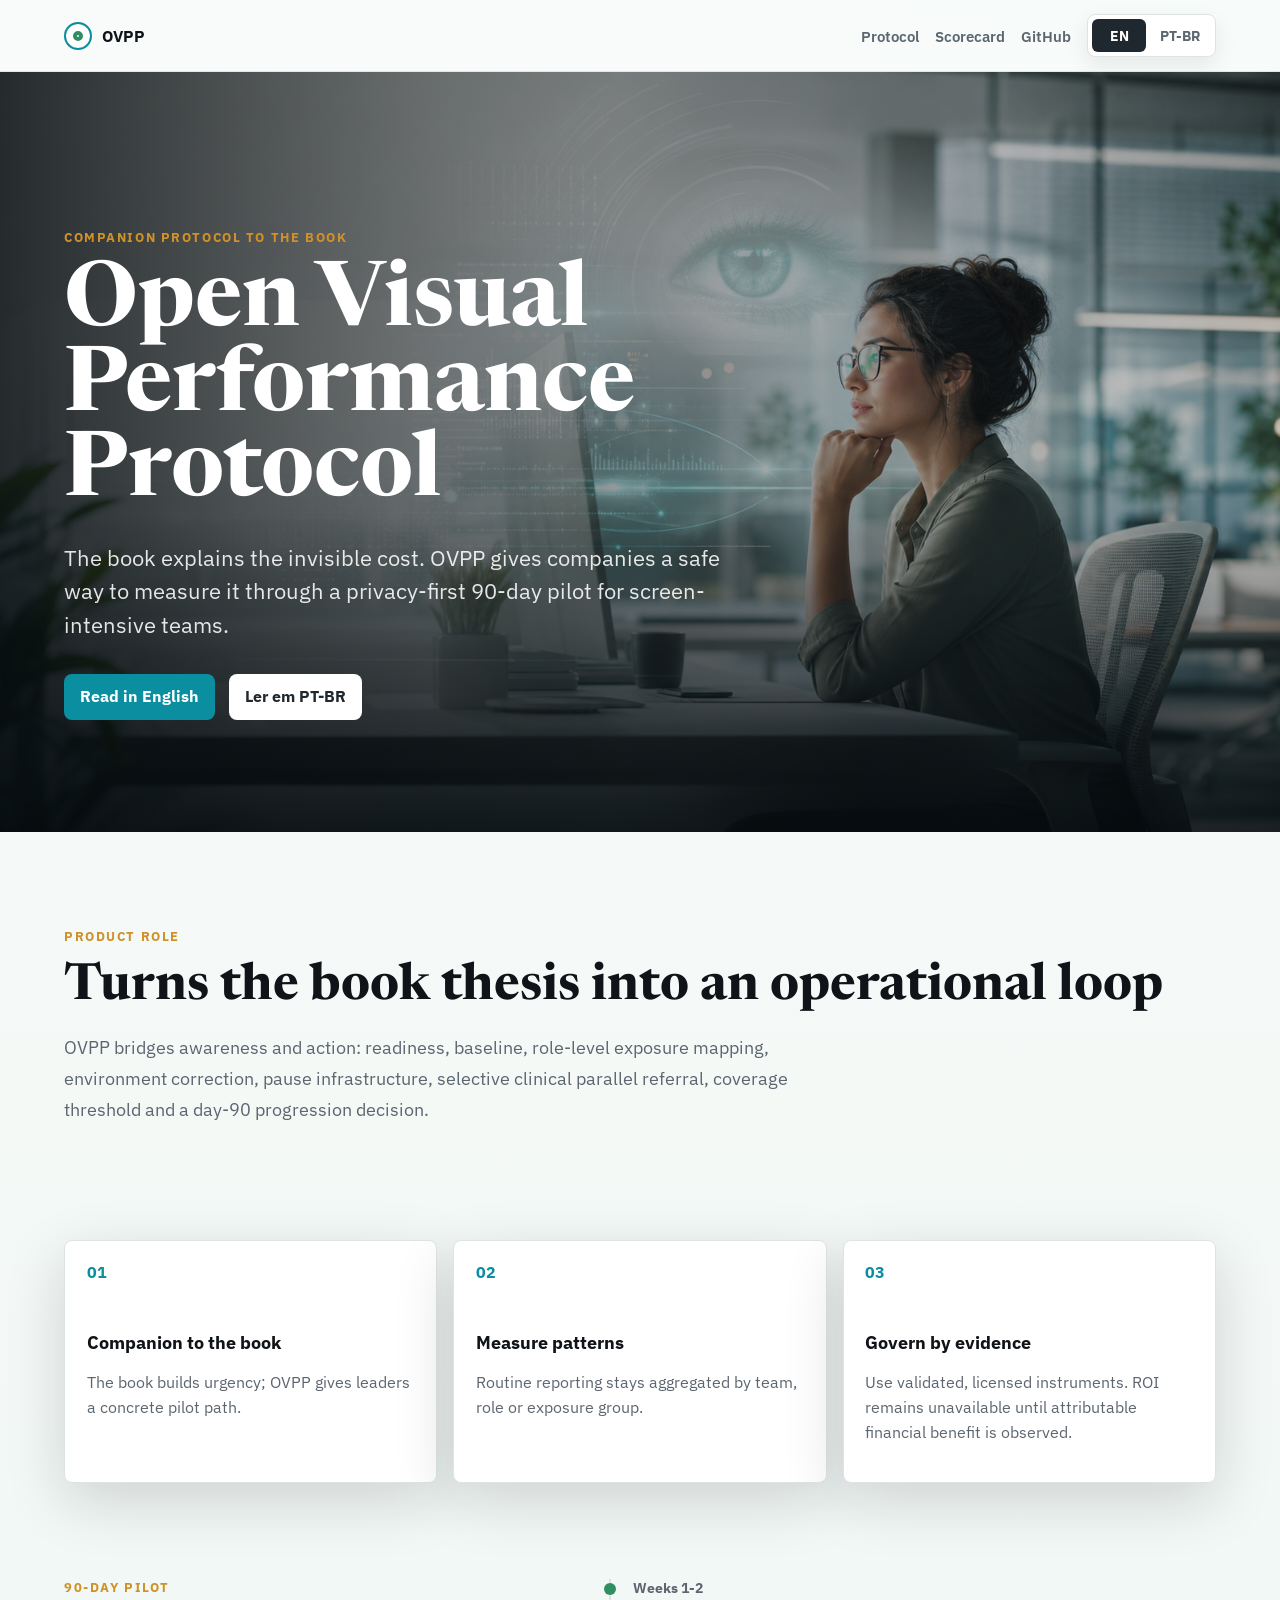
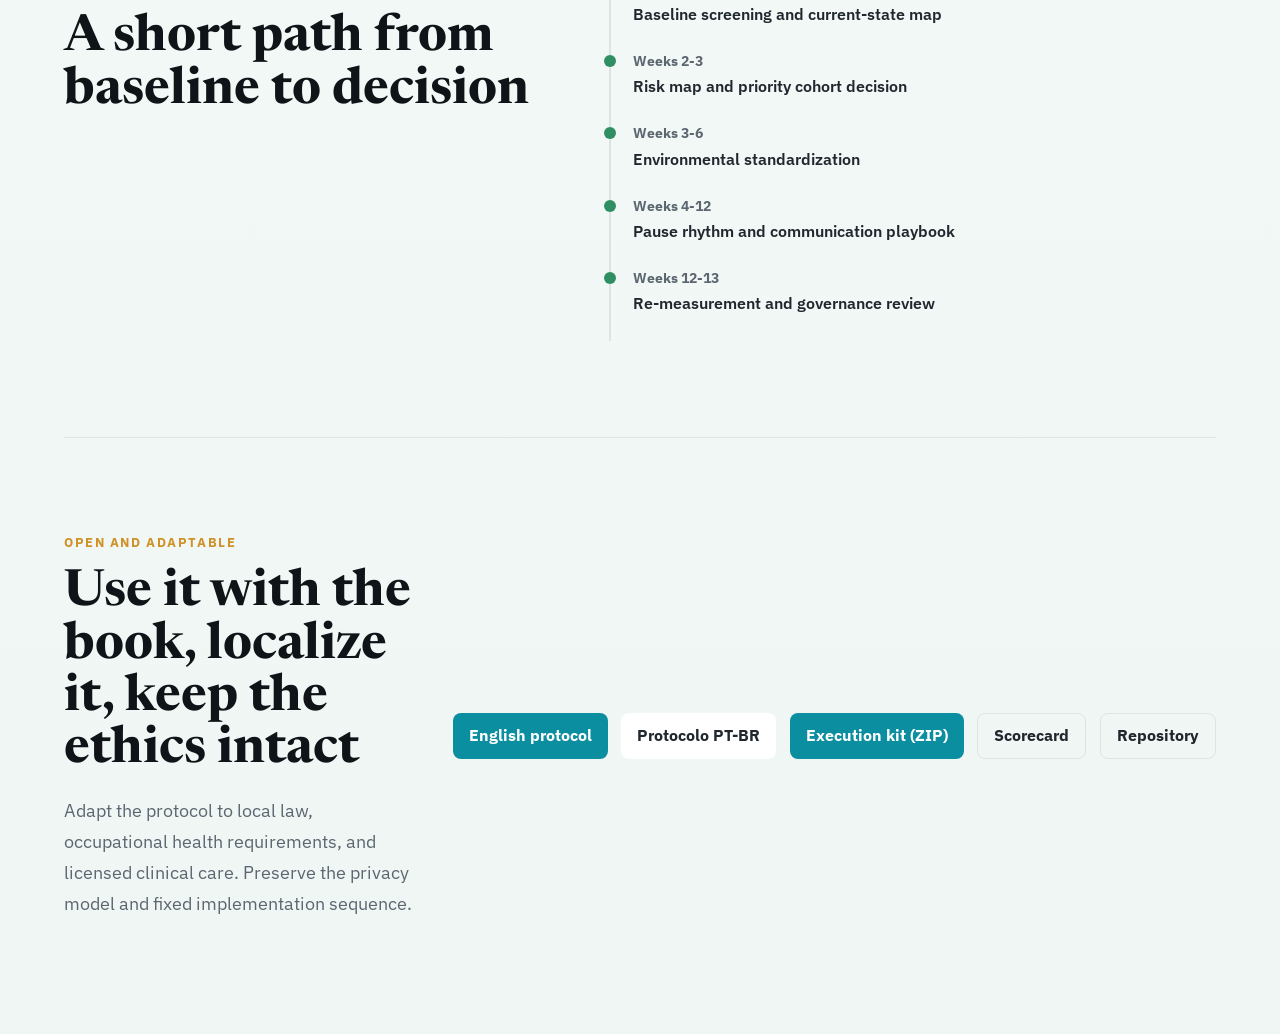
<file: index.html>
<!doctype html>
<html lang="en">
  <head>
    <meta charset="utf-8">
    <meta name="viewport" content="width=device-width, initial-scale=1">
    <meta name="description" content="Open Visual Performance Protocol: the open implementation companion to O Custo Invisível do Olho Seco.">
    <meta property="og:title" content="Open Visual Performance Protocol">
    <meta property="og:description" content="The book explains the invisible cost. OVPP gives companies a safe way to measure it.">
    <meta property="og:image" content="https://sudo-psc.github.io/open-visual-performance-protocol/assets/ovpp-cover-title.png">
    <title>Open Visual Performance Protocol</title>
    <link rel="alternate" hreflang="en" href="https://sudo-psc.github.io/open-visual-performance-protocol/">
    <link rel="alternate" hreflang="pt-BR" href="https://sudo-psc.github.io/open-visual-performance-protocol/pt-br.html">
    <link rel="preconnect" href="https://fonts.googleapis.com">
    <link rel="preconnect" href="https://fonts.gstatic.com" crossorigin>
    <link href="https://fonts.googleapis.com/css2?family=IBM+Plex+Sans:wght@400;500;600;700&family=Newsreader:opsz,wght@6..72,600;6..72,700&display=swap" rel="stylesheet">
    <link rel="stylesheet" href="assets/site.css">
  </head>
  <body>
    <header class="site-header">
      <a class="brand" href="index.html" aria-label="Open Visual Performance Protocol home">
        <span class="brand-mark" aria-hidden="true"></span>
        <span>OVPP</span>
      </a>
      <div class="header-controls">
        <nav class="nav-links" aria-label="Primary navigation">
          <a href="https://github.com/Sudo-psc/open-visual-performance-protocol/blob/main/protocols/open-visual-performance-protocol.md">Protocol</a>
          <a href="https://github.com/Sudo-psc/open-visual-performance-protocol/blob/main/PRODUCT-COMPANION-EVALUATION.md">Scorecard</a>
          <a href="https://github.com/Sudo-psc/open-visual-performance-protocol">GitHub</a>
        </nav>
        <div class="language-switch" aria-label="Language selector">
          <a class="is-active" href="index.html" aria-current="page">EN</a>
          <a href="pt-br.html">PT-BR</a>
        </div>
      </div>
    </header>

    <main>
      <section class="hero" aria-labelledby="hero-title">
        <img class="hero-image" src="assets/ovpp-cover.png" alt="">
        <div class="hero-overlay"></div>
        <div class="hero-content">
          <p class="eyebrow">Companion protocol to the book</p>
          <h1 id="hero-title">Open Visual Performance Protocol</h1>
          <p class="hero-copy">
            The book explains the invisible cost. OVPP gives companies a safe
            way to measure it through a privacy-first 90-day pilot for
            screen-intensive teams.
          </p>
          <div class="hero-actions" aria-label="Protocol links">
            <a class="button button-primary" href="https://github.com/Sudo-psc/open-visual-performance-protocol/blob/main/protocols/open-visual-performance-protocol.md">Read in English</a>
            <a class="button button-secondary" href="https://github.com/Sudo-psc/open-visual-performance-protocol/blob/main/protocols/protocolo-aberto-desempenho-visual.md">Ler em PT-BR</a>
          </div>
        </div>
      </section>

      <section class="intro-section" aria-labelledby="why-title">
        <div class="section-kicker">Product role</div>
        <h2 id="why-title">Turns the book thesis into an operational loop</h2>
          <p>
OVPP bridges awareness and action: readiness, baseline, role-level exposure mapping,
          environment correction, pause infrastructure, selective clinical
parallel referral, coverage threshold and a day-90 progression decision.
        </p>
      </section>

      <section class="grid-section" aria-label="Protocol principles">
        <article class="principle-card">
          <span class="card-number">01</span>
          <h3>Companion to the book</h3>
          <p>The book builds urgency; OVPP gives leaders a concrete pilot path.</p>
        </article>
        <article class="principle-card">
          <span class="card-number">02</span>
          <h3>Measure patterns</h3>
          <p>Routine reporting stays aggregated by team, role or exposure group.</p>
        </article>
        <article class="principle-card">
          <span class="card-number">03</span>
          <h3>Govern by evidence</h3>
<p>Use validated, licensed instruments. ROI remains unavailable until attributable financial benefit is observed.</p>
        </article>
      </section>

      <section class="timeline-section" aria-labelledby="pilot-title">
        <div>
          <div class="section-kicker">90-day pilot</div>
          <h2 id="pilot-title">A short path from baseline to decision</h2>
        </div>
        <ol class="timeline">
          <li><span>Weeks 1-2</span>Baseline screening and current-state map</li>
          <li><span>Weeks 2-3</span>Risk map and priority cohort decision</li>
          <li><span>Weeks 3-6</span>Environmental standardization</li>
          <li><span>Weeks 4-12</span>Pause rhythm and communication playbook</li>
          <li><span>Weeks 12-13</span>Re-measurement and governance review</li>
        </ol>
      </section>

      <section class="download-section" aria-labelledby="download-title">
        <div>
          <div class="section-kicker">Open and adaptable</div>
          <h2 id="download-title">Use it with the book, localize it, keep the ethics intact</h2>
          <p>
            Adapt the protocol to local law, occupational health requirements,
            and licensed clinical care. Preserve the privacy model and fixed
            implementation sequence.
          </p>
        </div>
        <div class="download-actions">
          <a class="button button-primary" href="https://github.com/Sudo-psc/open-visual-performance-protocol/blob/main/protocols/open-visual-performance-protocol.md">English protocol</a>
          <a class="button button-secondary" href="https://github.com/Sudo-psc/open-visual-performance-protocol/blob/main/protocols/protocolo-aberto-desempenho-visual.md">Protocolo PT-BR</a>
          <a class="button button-primary" href="https://github.com/Sudo-psc/open-visual-performance-protocol/releases/latest/download/kit-execucao-olho-seco.zip">Execution kit (ZIP)</a>
          <a class="button button-plain" href="https://github.com/Sudo-psc/open-visual-performance-protocol/blob/main/PRODUCT-COMPANION-EVALUATION.md">Scorecard</a>
          <a class="button button-plain" href="https://github.com/Sudo-psc/open-visual-performance-protocol">Repository</a>
        </div>
      </section>
    </main>
  </body>
</html>
</file>
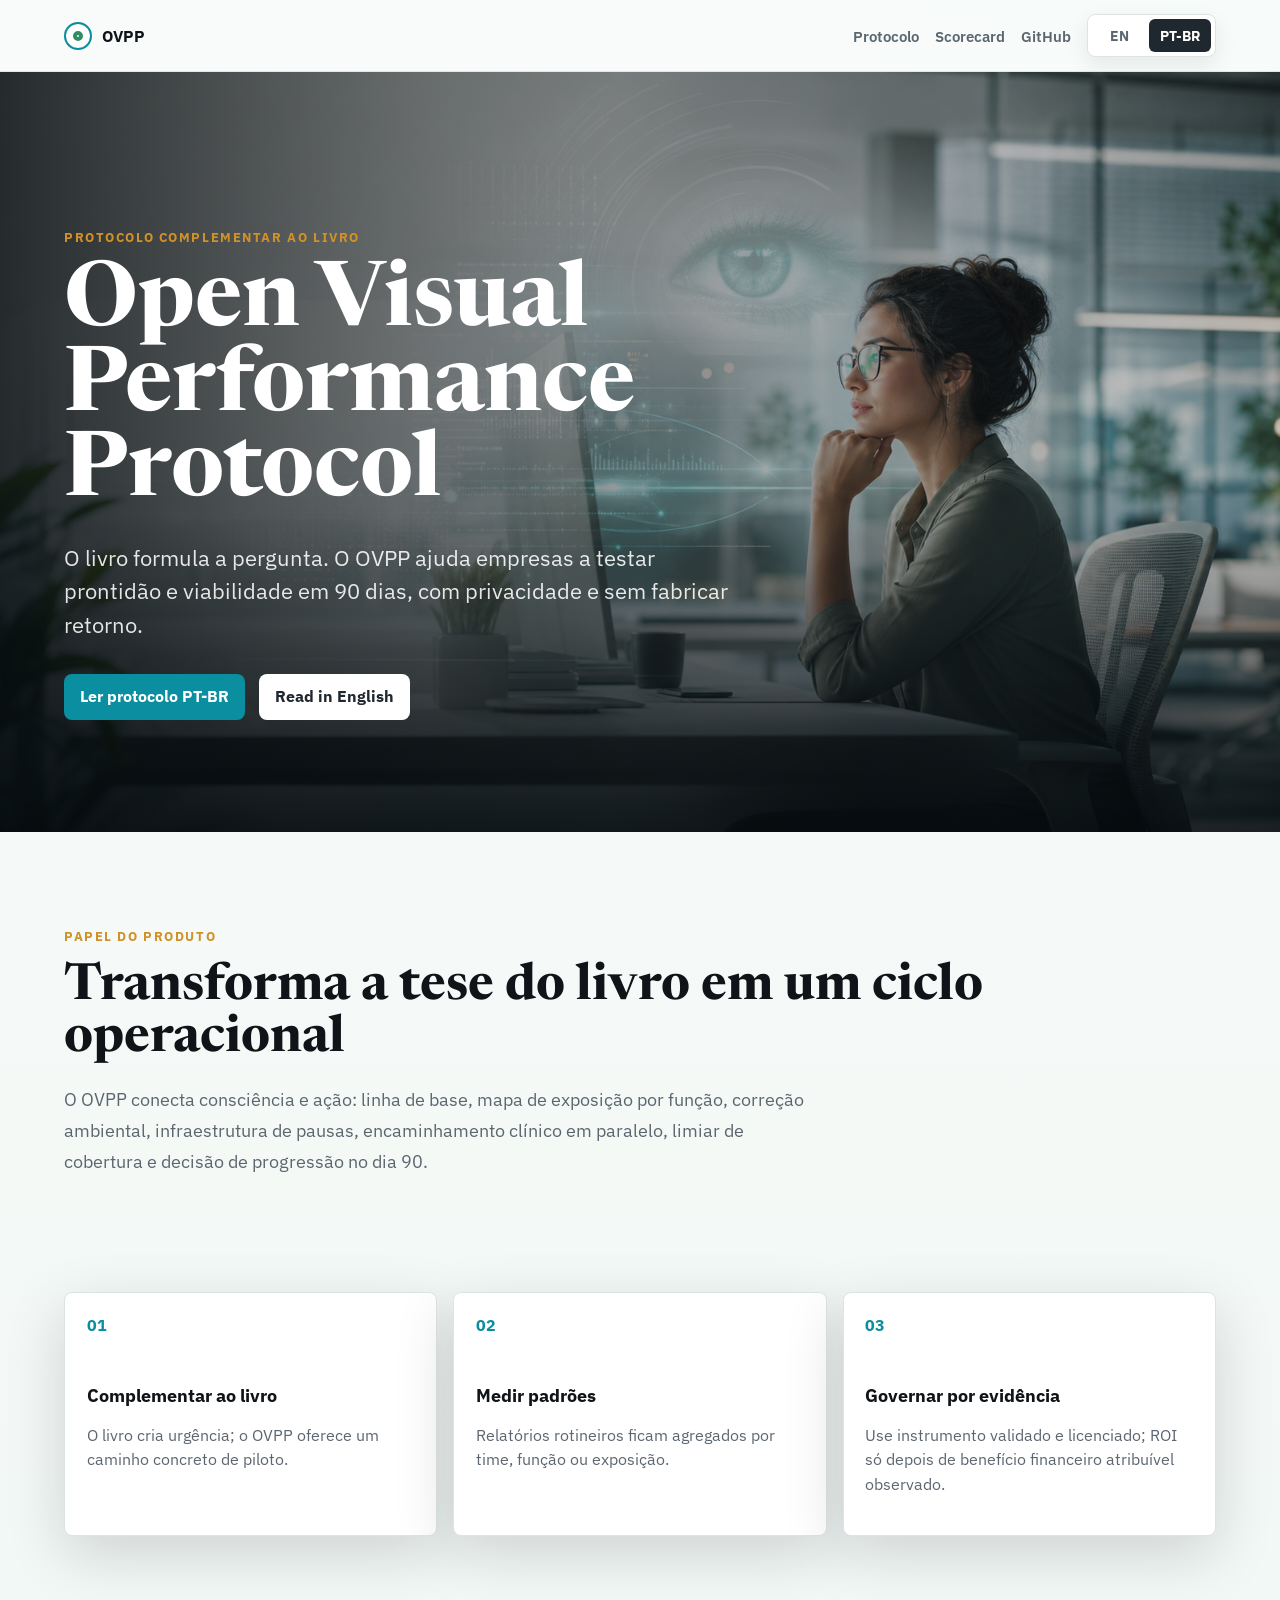
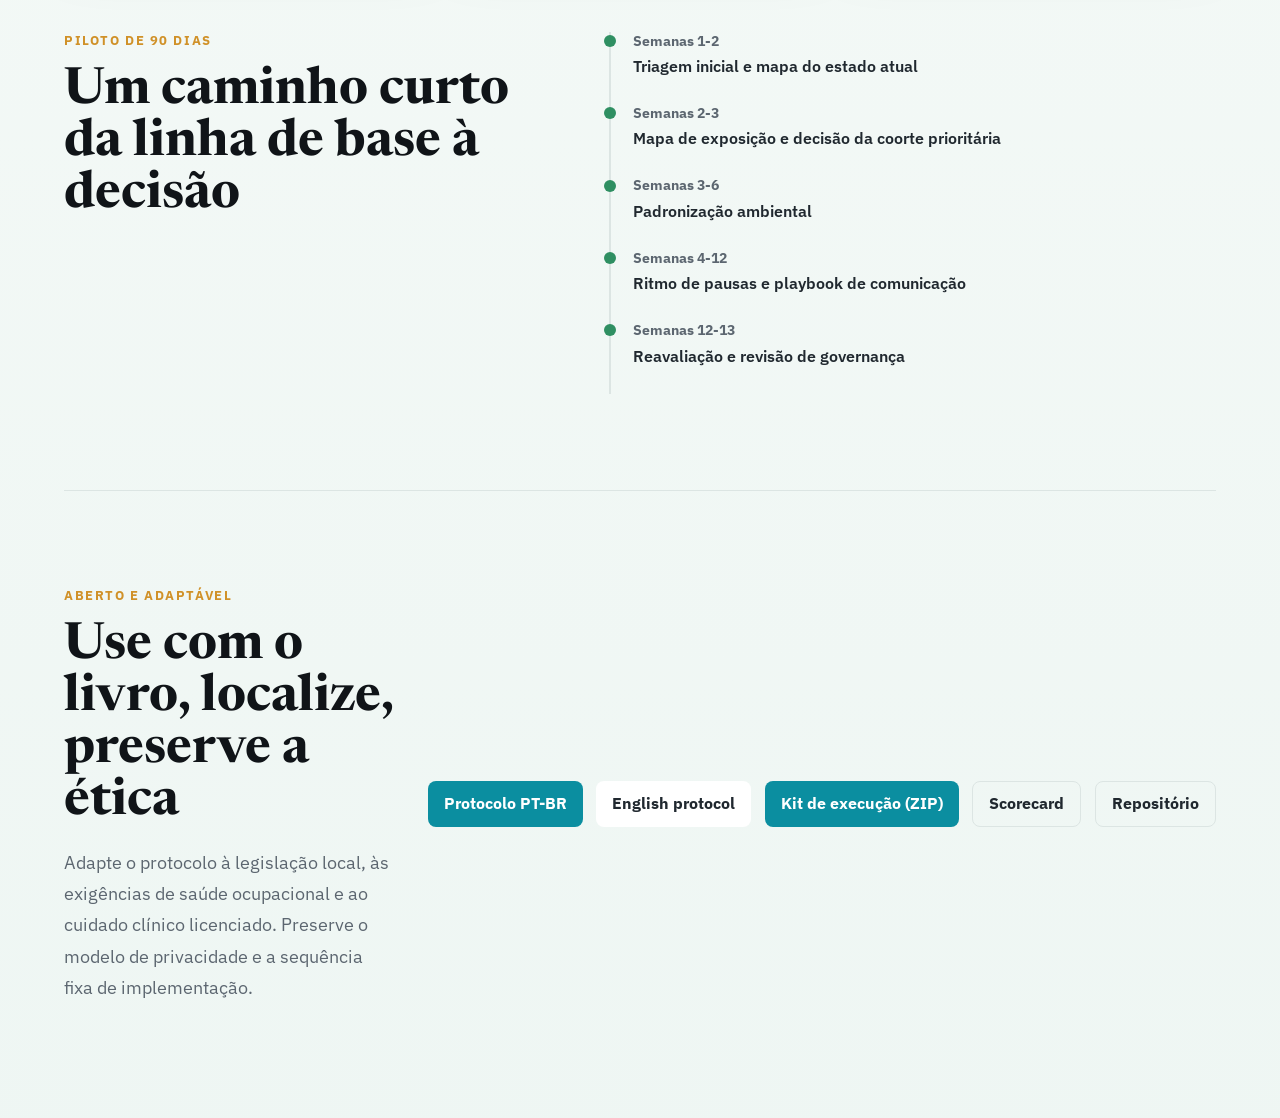
<file: pt-br.html>
<!doctype html>
<html lang="pt-BR">
  <head>
    <meta charset="utf-8">
    <meta name="viewport" content="width=device-width, initial-scale=1">
    <meta name="description" content="Open Visual Performance Protocol: o companion aberto de implementação do livro O Custo Invisível do Olho Seco.">
    <meta property="og:title" content="Open Visual Performance Protocol">
    <meta property="og:description" content="O livro explica o custo invisível. O OVPP dá às empresas um jeito seguro de medi-lo.">
    <meta property="og:image" content="https://sudo-psc.github.io/open-visual-performance-protocol/assets/ovpp-cover-title.png">
    <title>Open Visual Performance Protocol | PT-BR</title>
    <link rel="alternate" hreflang="en" href="https://sudo-psc.github.io/open-visual-performance-protocol/">
    <link rel="alternate" hreflang="pt-BR" href="https://sudo-psc.github.io/open-visual-performance-protocol/pt-br.html">
    <link rel="preconnect" href="https://fonts.googleapis.com">
    <link rel="preconnect" href="https://fonts.gstatic.com" crossorigin>
    <link href="https://fonts.googleapis.com/css2?family=IBM+Plex+Sans:wght@400;500;600;700&family=Newsreader:opsz,wght@6..72,600;6..72,700&display=swap" rel="stylesheet">
    <link rel="stylesheet" href="assets/site.css">
  </head>
  <body>
    <header class="site-header">
      <a class="brand" href="pt-br.html" aria-label="Página inicial do Open Visual Performance Protocol">
        <span class="brand-mark" aria-hidden="true"></span>
        <span>OVPP</span>
      </a>
      <div class="header-controls">
        <nav class="nav-links" aria-label="Navegação principal">
          <a href="https://github.com/Sudo-psc/open-visual-performance-protocol/blob/main/protocols/protocolo-aberto-desempenho-visual.md">Protocolo</a>
          <a href="https://github.com/Sudo-psc/open-visual-performance-protocol/blob/main/PRODUCT-COMPANION-EVALUATION.md">Scorecard</a>
          <a href="https://github.com/Sudo-psc/open-visual-performance-protocol">GitHub</a>
        </nav>
        <div class="language-switch" aria-label="Seletor de idioma">
          <a href="index.html">EN</a>
          <a class="is-active" href="pt-br.html" aria-current="page">PT-BR</a>
        </div>
      </div>
    </header>

    <main>
      <section class="hero" aria-labelledby="hero-title">
        <img class="hero-image" src="assets/ovpp-cover.png" alt="">
        <div class="hero-overlay"></div>
        <div class="hero-content">
          <p class="eyebrow">Protocolo complementar ao livro</p>
          <h1 id="hero-title">Open Visual Performance Protocol</h1>
          <p class="hero-copy">
            O livro formula a pergunta. O OVPP ajuda empresas a testar prontidão
            e viabilidade em 90 dias, com privacidade e sem fabricar retorno.
          </p>
          <div class="hero-actions" aria-label="Links do protocolo">
            <a class="button button-primary" href="https://github.com/Sudo-psc/open-visual-performance-protocol/blob/main/protocols/protocolo-aberto-desempenho-visual.md">Ler protocolo PT-BR</a>
            <a class="button button-secondary" href="https://github.com/Sudo-psc/open-visual-performance-protocol/blob/main/protocols/open-visual-performance-protocol.md">Read in English</a>
          </div>
        </div>
      </section>

      <section class="intro-section" aria-labelledby="why-title">
        <div class="section-kicker">Papel do produto</div>
        <h2 id="why-title">Transforma a tese do livro em um ciclo operacional</h2>
        <p>
          O OVPP conecta consciência e ação: linha de base, mapa de exposição por
          função, correção ambiental, infraestrutura de pausas, encaminhamento
          clínico em paralelo, limiar de cobertura e decisão de progressão no dia 90.
        </p>
      </section>

      <section class="grid-section" aria-label="Princípios do protocolo">
        <article class="principle-card">
          <span class="card-number">01</span>
          <h3>Complementar ao livro</h3>
          <p>O livro cria urgência; o OVPP oferece um caminho concreto de piloto.</p>
        </article>
        <article class="principle-card">
          <span class="card-number">02</span>
          <h3>Medir padrões</h3>
          <p>Relatórios rotineiros ficam agregados por time, função ou exposição.</p>
        </article>
        <article class="principle-card">
          <span class="card-number">03</span>
          <h3>Governar por evidência</h3>
          <p>Use instrumento validado e licenciado; ROI só depois de benefício financeiro atribuível observado.</p>
        </article>
      </section>

      <section class="timeline-section" aria-labelledby="pilot-title">
        <div>
          <div class="section-kicker">Piloto de 90 dias</div>
          <h2 id="pilot-title">Um caminho curto da linha de base à decisão</h2>
        </div>
        <ol class="timeline">
          <li><span>Semanas 1-2</span>Triagem inicial e mapa do estado atual</li>
          <li><span>Semanas 2-3</span>Mapa de exposição e decisão da coorte prioritária</li>
          <li><span>Semanas 3-6</span>Padronização ambiental</li>
          <li><span>Semanas 4-12</span>Ritmo de pausas e playbook de comunicação</li>
          <li><span>Semanas 12-13</span>Reavaliação e revisão de governança</li>
        </ol>
      </section>

      <section class="download-section" aria-labelledby="download-title">
        <div>
          <div class="section-kicker">Aberto e adaptável</div>
          <h2 id="download-title">Use com o livro, localize, preserve a ética</h2>
          <p>
            Adapte o protocolo à legislação local, às exigências de saúde
            ocupacional e ao cuidado clínico licenciado. Preserve o modelo de
            privacidade e a sequência fixa de implementação.
          </p>
        </div>
        <div class="download-actions">
          <a class="button button-primary" href="https://github.com/Sudo-psc/open-visual-performance-protocol/blob/main/protocols/protocolo-aberto-desempenho-visual.md">Protocolo PT-BR</a>
          <a class="button button-secondary" href="https://github.com/Sudo-psc/open-visual-performance-protocol/blob/main/protocols/open-visual-performance-protocol.md">English protocol</a>
          <a class="button button-primary" href="https://github.com/Sudo-psc/open-visual-performance-protocol/releases/latest/download/kit-execucao-olho-seco.zip">Kit de execução (ZIP)</a>
          <a class="button button-plain" href="https://github.com/Sudo-psc/open-visual-performance-protocol/blob/main/PRODUCT-COMPANION-EVALUATION.md">Scorecard</a>
          <a class="button button-plain" href="https://github.com/Sudo-psc/open-visual-performance-protocol">Repositório</a>
        </div>
      </section>
    </main>
  </body>
</html>
</file>
<file: assets/site.css>
:root {
  --ink: #101418;
  --muted: #5c6670;
  --line: #dce5e3;
  --paper: #f8fbf9;
  --panel: #ffffff;
  --cyan: #0b8ea0;
  --green: #2f8f62;
  --amber: #d09128;
  --graphite: #20282f;
  --shadow: 0 18px 60px rgba(16, 20, 24, 0.16);
  color-scheme: light;
}

* {
  box-sizing: border-box;
}

body {
  margin: 0;
  background:
    linear-gradient(180deg, rgba(248, 251, 249, 0.95), rgba(238, 246, 243, 0.98)),
    radial-gradient(circle at top right, rgba(11, 142, 160, 0.14), transparent 34rem);
  color: var(--ink);
  font-family: "IBM Plex Sans", Helvetica, sans-serif;
  letter-spacing: 0;
}

a {
  color: inherit;
}

.site-header {
  position: sticky;
  top: 0;
  z-index: 10;
  display: flex;
  align-items: center;
  justify-content: space-between;
  gap: 1rem;
  min-height: 72px;
  padding: 0 5vw;
  background: rgba(248, 251, 249, 0.88);
  border-bottom: 1px solid rgba(220, 229, 227, 0.8);
  backdrop-filter: blur(18px);
}

.header-controls {
  display: flex;
  align-items: center;
  gap: 1rem;
}

.brand {
  display: inline-flex;
  align-items: center;
  gap: 0.65rem;
  font-weight: 700;
  text-decoration: none;
}

.brand-mark {
  width: 28px;
  height: 28px;
  border: 2px solid var(--cyan);
  border-radius: 50%;
  box-shadow: inset 0 0 0 7px #ffffff, inset 0 0 0 11px var(--green);
}

.nav-links {
  display: flex;
  align-items: center;
  gap: 1rem;
  color: var(--muted);
  font-size: 0.95rem;
  font-weight: 600;
}

.nav-links a {
  text-decoration: none;
}

.nav-links a:hover {
  color: var(--ink);
}

.language-switch {
  display: inline-flex;
  align-items: center;
  gap: 0.2rem;
  padding: 0.25rem;
  background: #ffffff;
  border: 1px solid var(--line);
  border-radius: 8px;
  box-shadow: 0 8px 22px rgba(16, 20, 24, 0.08);
}

.language-switch a {
  min-width: 54px;
  padding: 0.48rem 0.68rem;
  border-radius: 6px;
  color: var(--muted);
  font-size: 0.85rem;
  font-weight: 700;
  text-align: center;
  text-decoration: none;
}

.language-switch a:hover,
.language-switch .is-active {
  background: var(--graphite);
  color: #ffffff;
}

.hero {
  position: relative;
  min-height: min(760px, calc(100vh - 72px));
  display: grid;
  align-items: end;
  overflow: hidden;
  isolation: isolate;
}

.hero-image,
.hero-overlay {
  position: absolute;
  inset: 0;
}

.hero-image {
  width: 100%;
  height: 100%;
  object-fit: cover;
  z-index: -2;
}

.hero-overlay {
  z-index: -1;
  background:
    linear-gradient(90deg, rgba(5, 11, 14, 0.86), rgba(5, 11, 14, 0.38) 48%, rgba(5, 11, 14, 0.16)),
    linear-gradient(0deg, rgba(5, 11, 14, 0.82), rgba(5, 11, 14, 0.06) 42%);
}

.hero-content {
  width: min(980px, 90vw);
  padding: 8rem 5vw 7rem;
  color: #ffffff;
}

.eyebrow,
.section-kicker {
  margin: 0 0 1rem;
  color: var(--amber);
  font-size: 0.82rem;
  font-weight: 700;
  letter-spacing: 0.12em;
  text-transform: uppercase;
}

h1,
h2,
h3,
p {
  overflow-wrap: anywhere;
}

h1 {
  margin: 0;
  max-width: 820px;
  font-family: "Newsreader", Georgia, serif;
  font-size: clamp(3.2rem, 7vw, 7.2rem);
  line-height: 0.95;
  letter-spacing: 0;
}

h2 {
  margin: 0;
  font-family: "Newsreader", Georgia, serif;
  font-size: clamp(2.15rem, 4vw, 4rem);
  line-height: 1.02;
  letter-spacing: 0;
}

h3 {
  margin: 0;
  font-size: 1.15rem;
  letter-spacing: 0;
}

.hero-copy {
  max-width: 680px;
  margin: 1.5rem 0 0;
  color: rgba(255, 255, 255, 0.88);
  font-size: clamp(1.05rem, 2vw, 1.35rem);
  line-height: 1.55;
}

.hero-actions,
.download-actions {
  display: flex;
  flex-wrap: wrap;
  gap: 0.85rem;
  margin-top: 2rem;
}

.button {
  display: inline-flex;
  align-items: center;
  justify-content: center;
  min-height: 46px;
  padding: 0.82rem 1rem;
  border-radius: 8px;
  font-weight: 700;
  text-decoration: none;
  line-height: 1.1;
}

.button-primary {
  background: var(--cyan);
  color: #ffffff;
}

.button-secondary {
  background: #ffffff;
  color: var(--graphite);
}

.button-plain {
  border: 1px solid var(--line);
  color: var(--graphite);
}

.intro-section,
.timeline-section,
.download-section {
  width: min(1160px, 90vw);
  margin: 0 auto;
  padding: 6rem 0;
}

.intro-section p,
.download-section p {
  max-width: 760px;
  color: var(--muted);
  font-size: 1.15rem;
  line-height: 1.7;
}

.grid-section {
  width: min(1160px, 90vw);
  margin: 0 auto;
  display: grid;
  grid-template-columns: repeat(3, minmax(0, 1fr));
  gap: 1rem;
}

.principle-card {
  min-height: 210px;
  padding: 1.35rem;
  background: var(--panel);
  border: 1px solid var(--line);
  border-radius: 8px;
  box-shadow: var(--shadow);
}

.card-number {
  display: block;
  margin-bottom: 3rem;
  color: var(--cyan);
  font-weight: 700;
}

.principle-card p {
  color: var(--muted);
  line-height: 1.55;
}

.timeline-section {
  display: grid;
  grid-template-columns: minmax(0, 0.9fr) minmax(280px, 1.1fr);
  gap: 3rem;
  align-items: start;
}

.timeline {
  margin: 0;
  padding: 0;
  list-style: none;
  border-left: 2px solid var(--line);
}

.timeline li {
  position: relative;
  padding: 0 0 1.75rem 1.4rem;
  color: var(--graphite);
  font-weight: 600;
}

.timeline li::before {
  content: "";
  position: absolute;
  left: -7px;
  top: 0.2rem;
  width: 12px;
  height: 12px;
  background: var(--green);
  border-radius: 50%;
}

.timeline span {
  display: block;
  margin-bottom: 0.4rem;
  color: var(--muted);
  font-size: 0.88rem;
  font-weight: 700;
}

.download-section {
  display: grid;
  grid-template-columns: minmax(0, 1fr) auto;
  gap: 2rem;
  align-items: center;
  border-top: 1px solid var(--line);
}

.download-actions {
  justify-content: flex-end;
  margin-top: 0;
}

@media (max-width: 820px) {
  .site-header {
    align-items: flex-start;
    flex-direction: column;
    min-height: auto;
    padding: 1rem 5vw;
  }

  .header-controls {
    width: 100%;
    align-items: stretch;
    flex-direction: column;
  }

  .nav-links {
    width: 100%;
    justify-content: space-between;
    gap: 0.5rem;
  }

  .language-switch {
    width: 100%;
  }

  .language-switch a {
    flex: 1;
  }

  .hero {
    min-height: 720px;
  }

  .hero-content {
    padding: 6rem 5vw 4.5rem;
  }

  .grid-section,
  .timeline-section,
  .download-section {
    grid-template-columns: 1fr;
  }

  .download-actions {
    justify-content: flex-start;
  }

  .button {
    width: 100%;
  }
}
</file>
